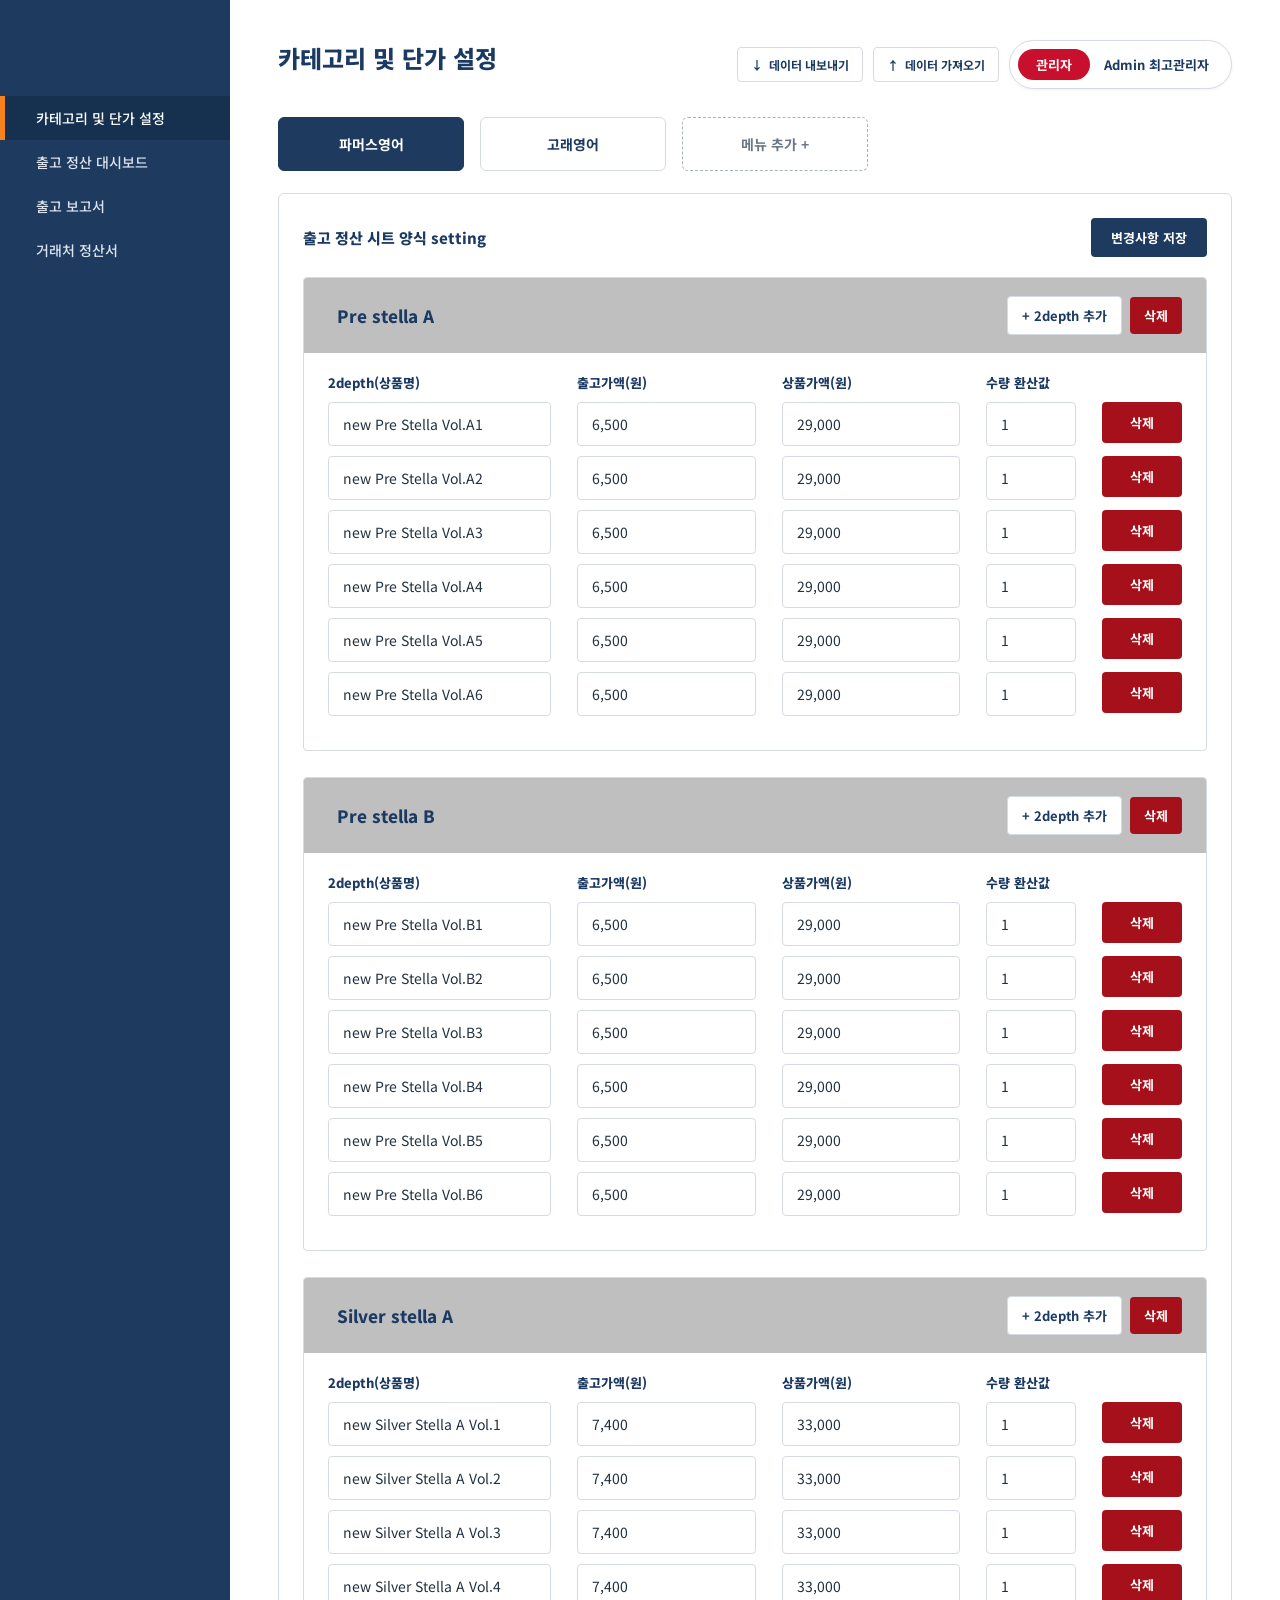
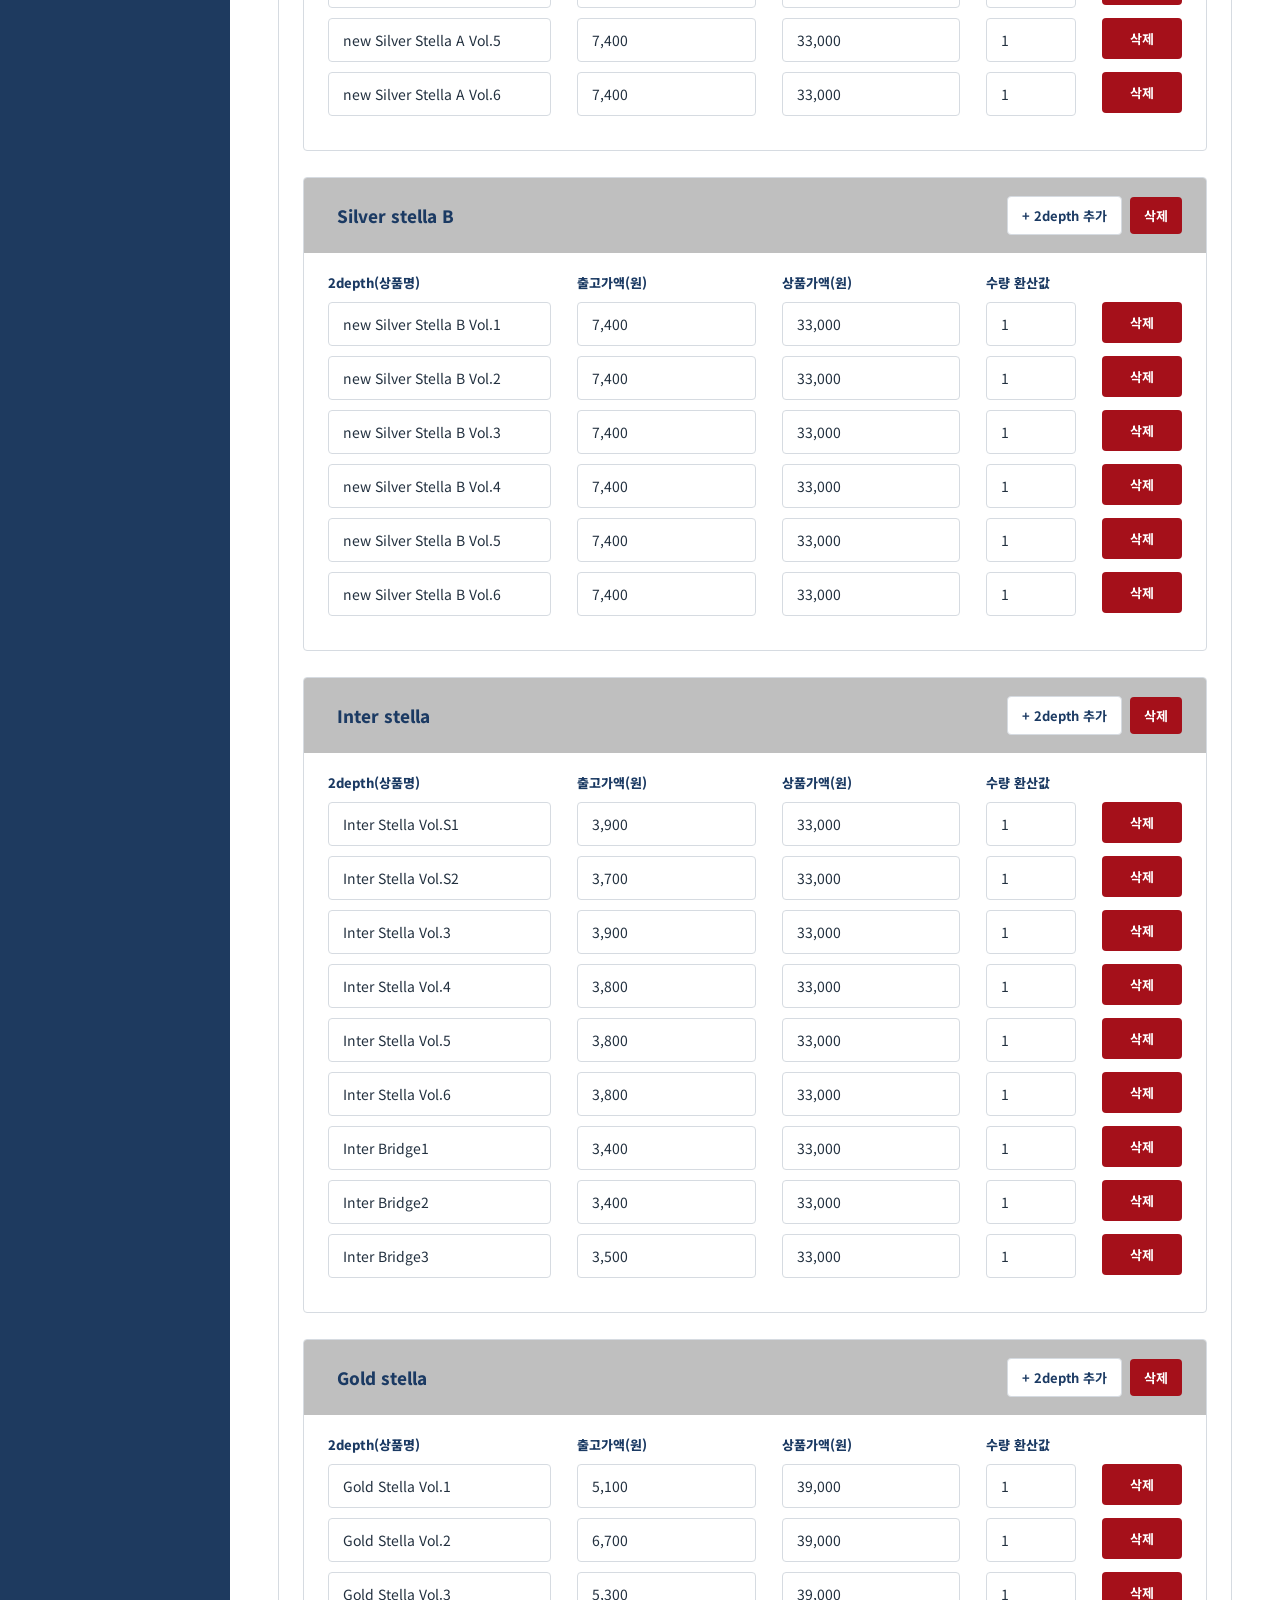
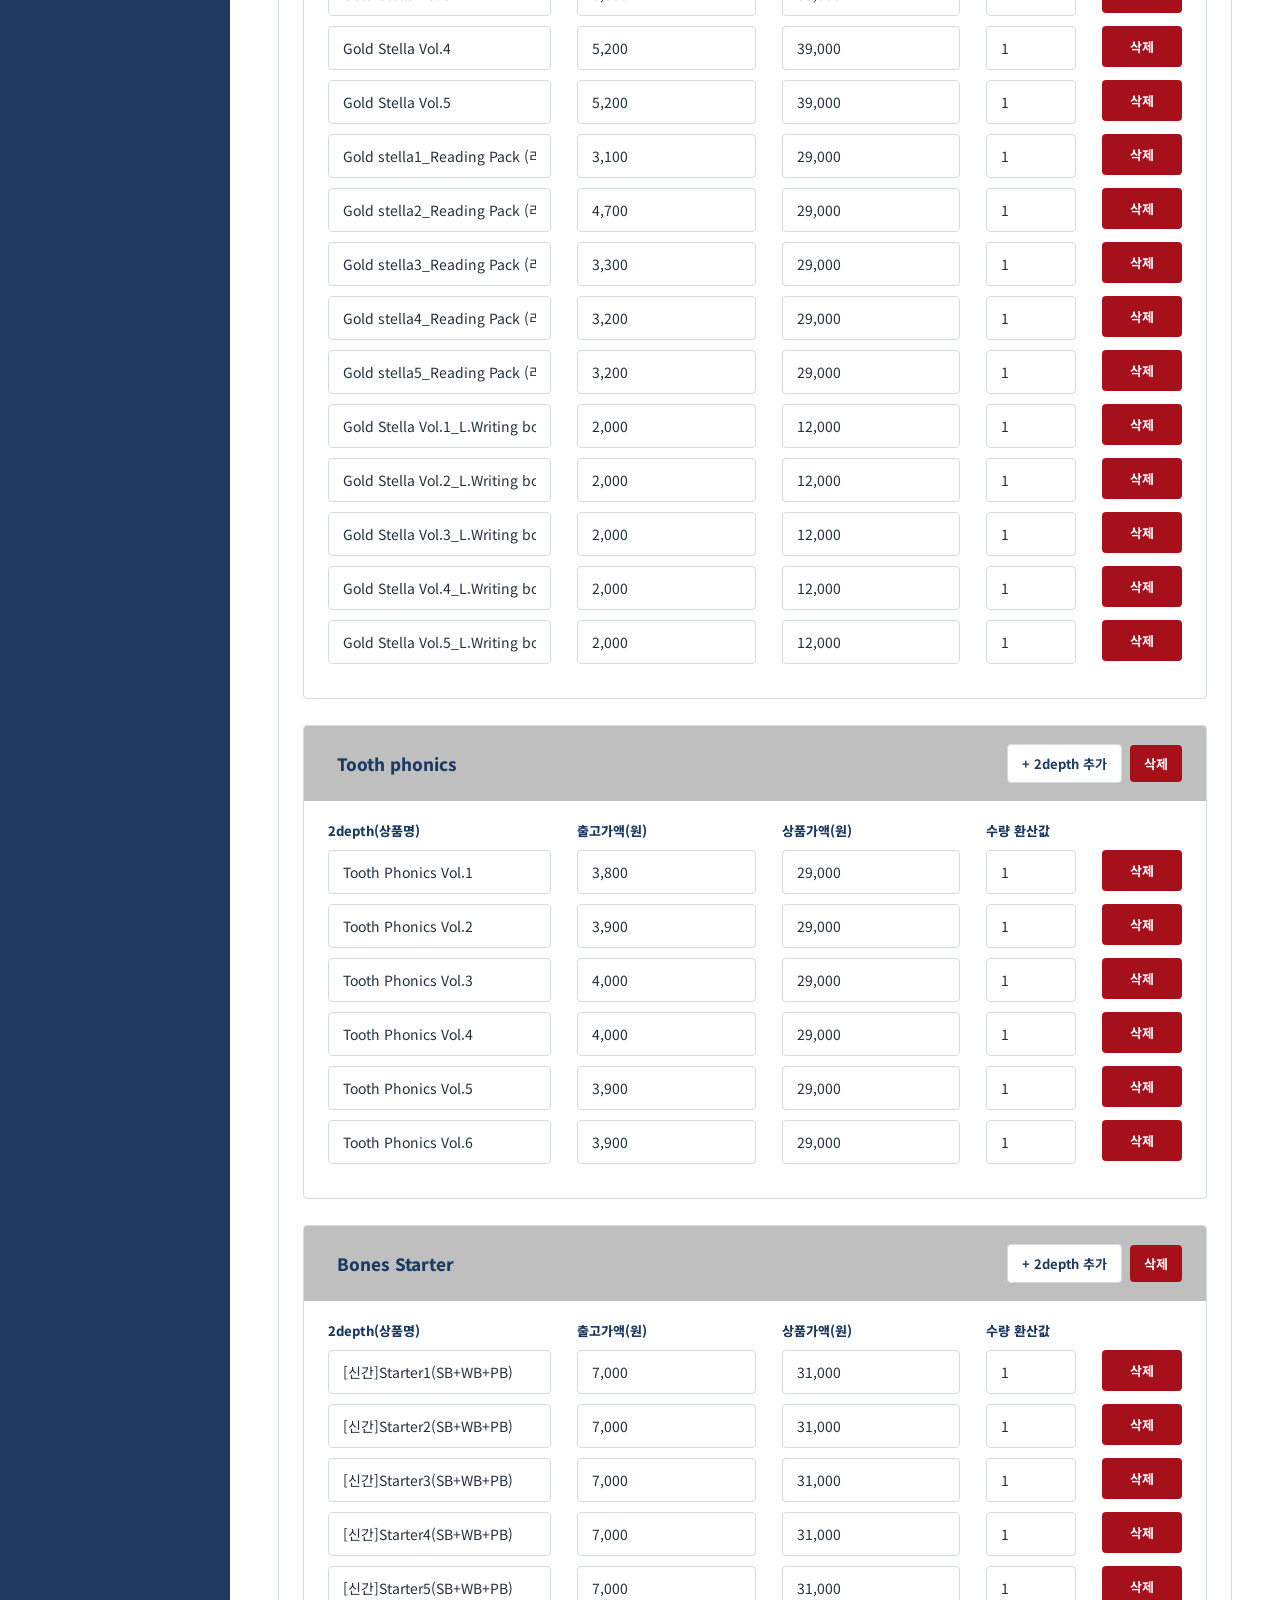
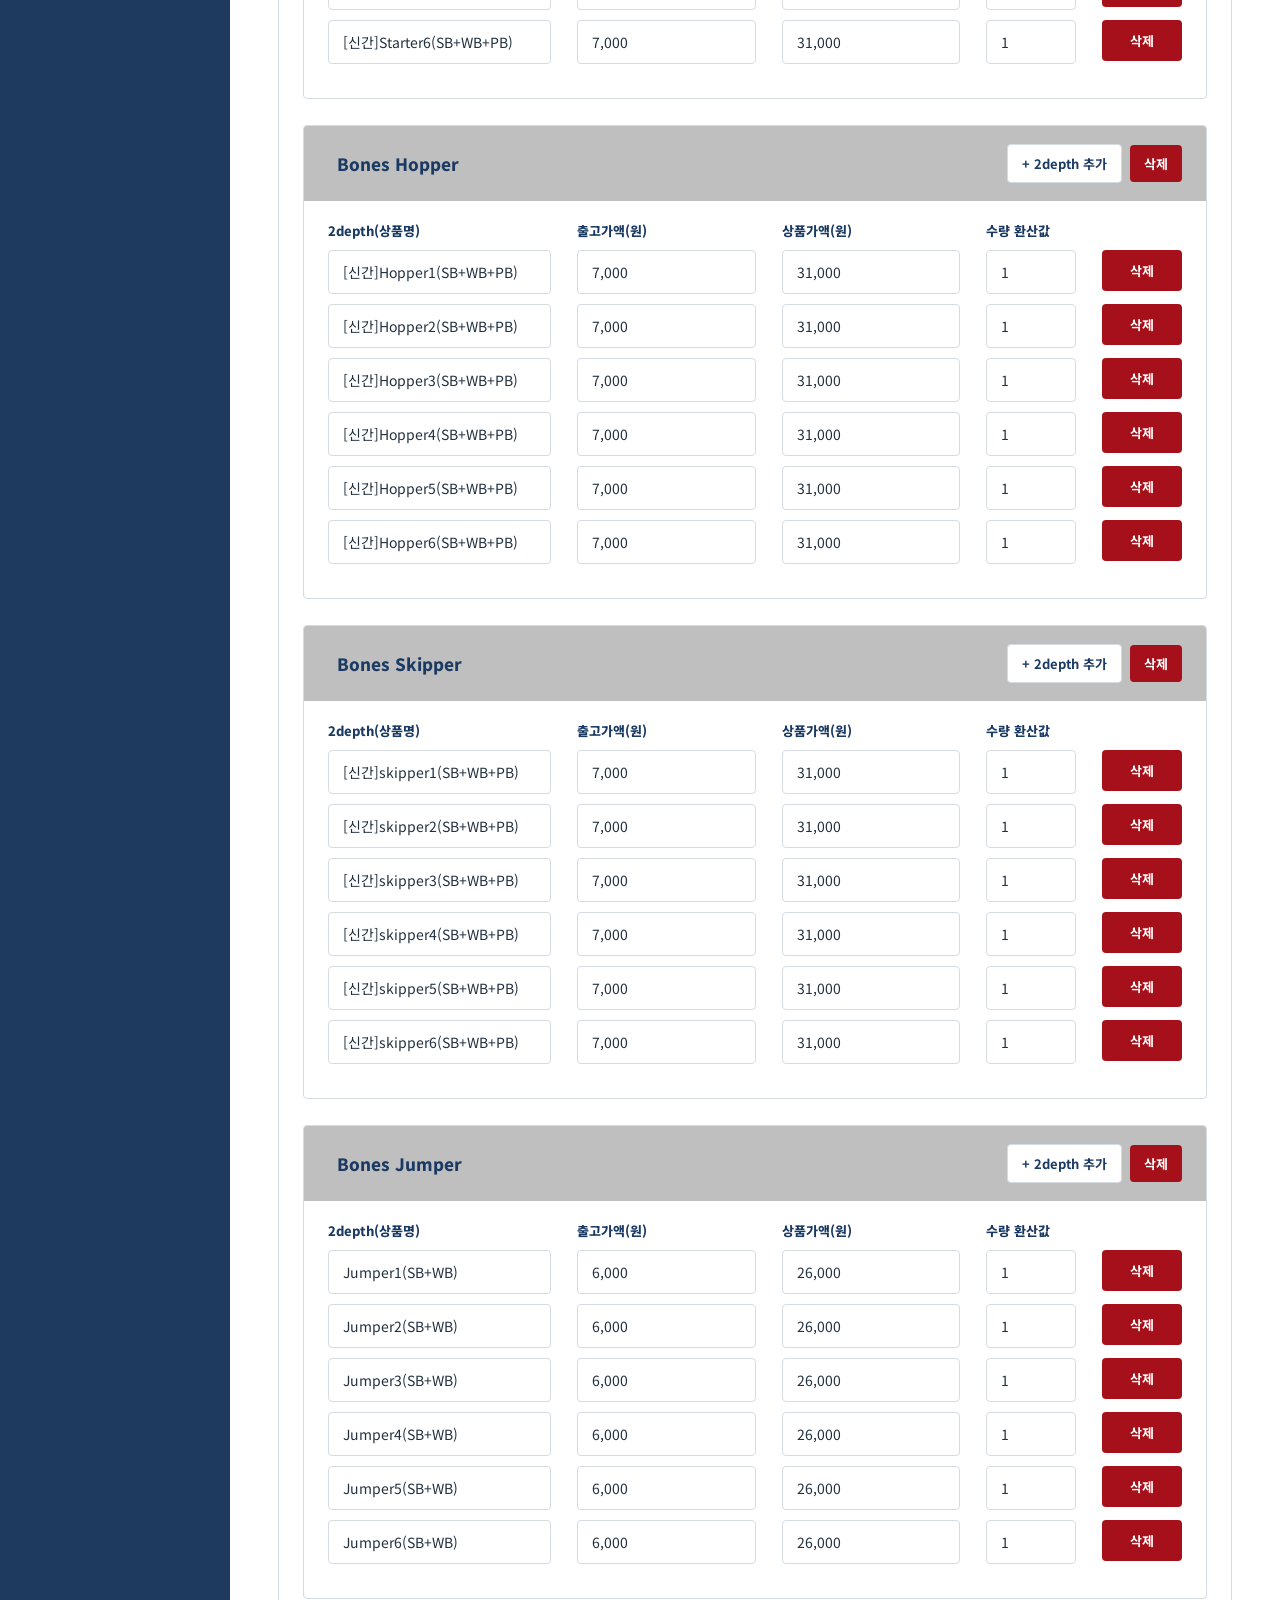
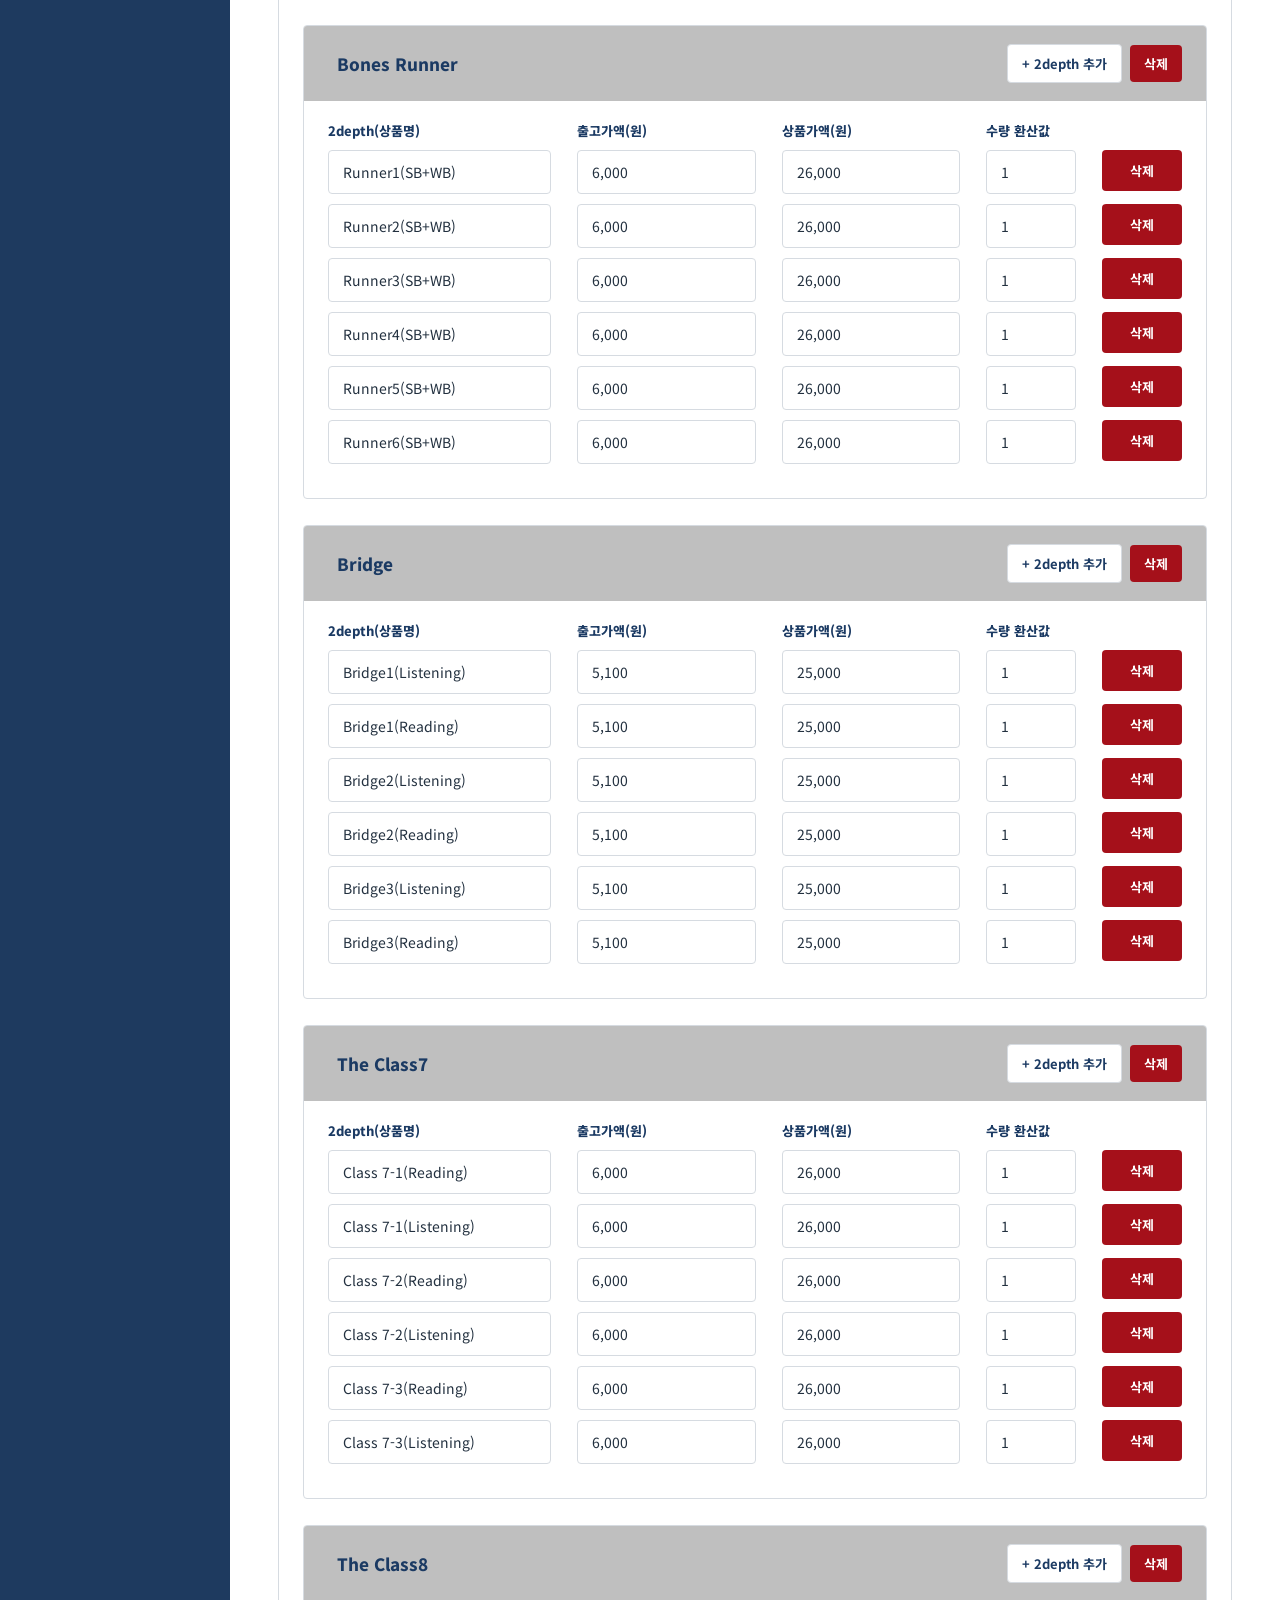
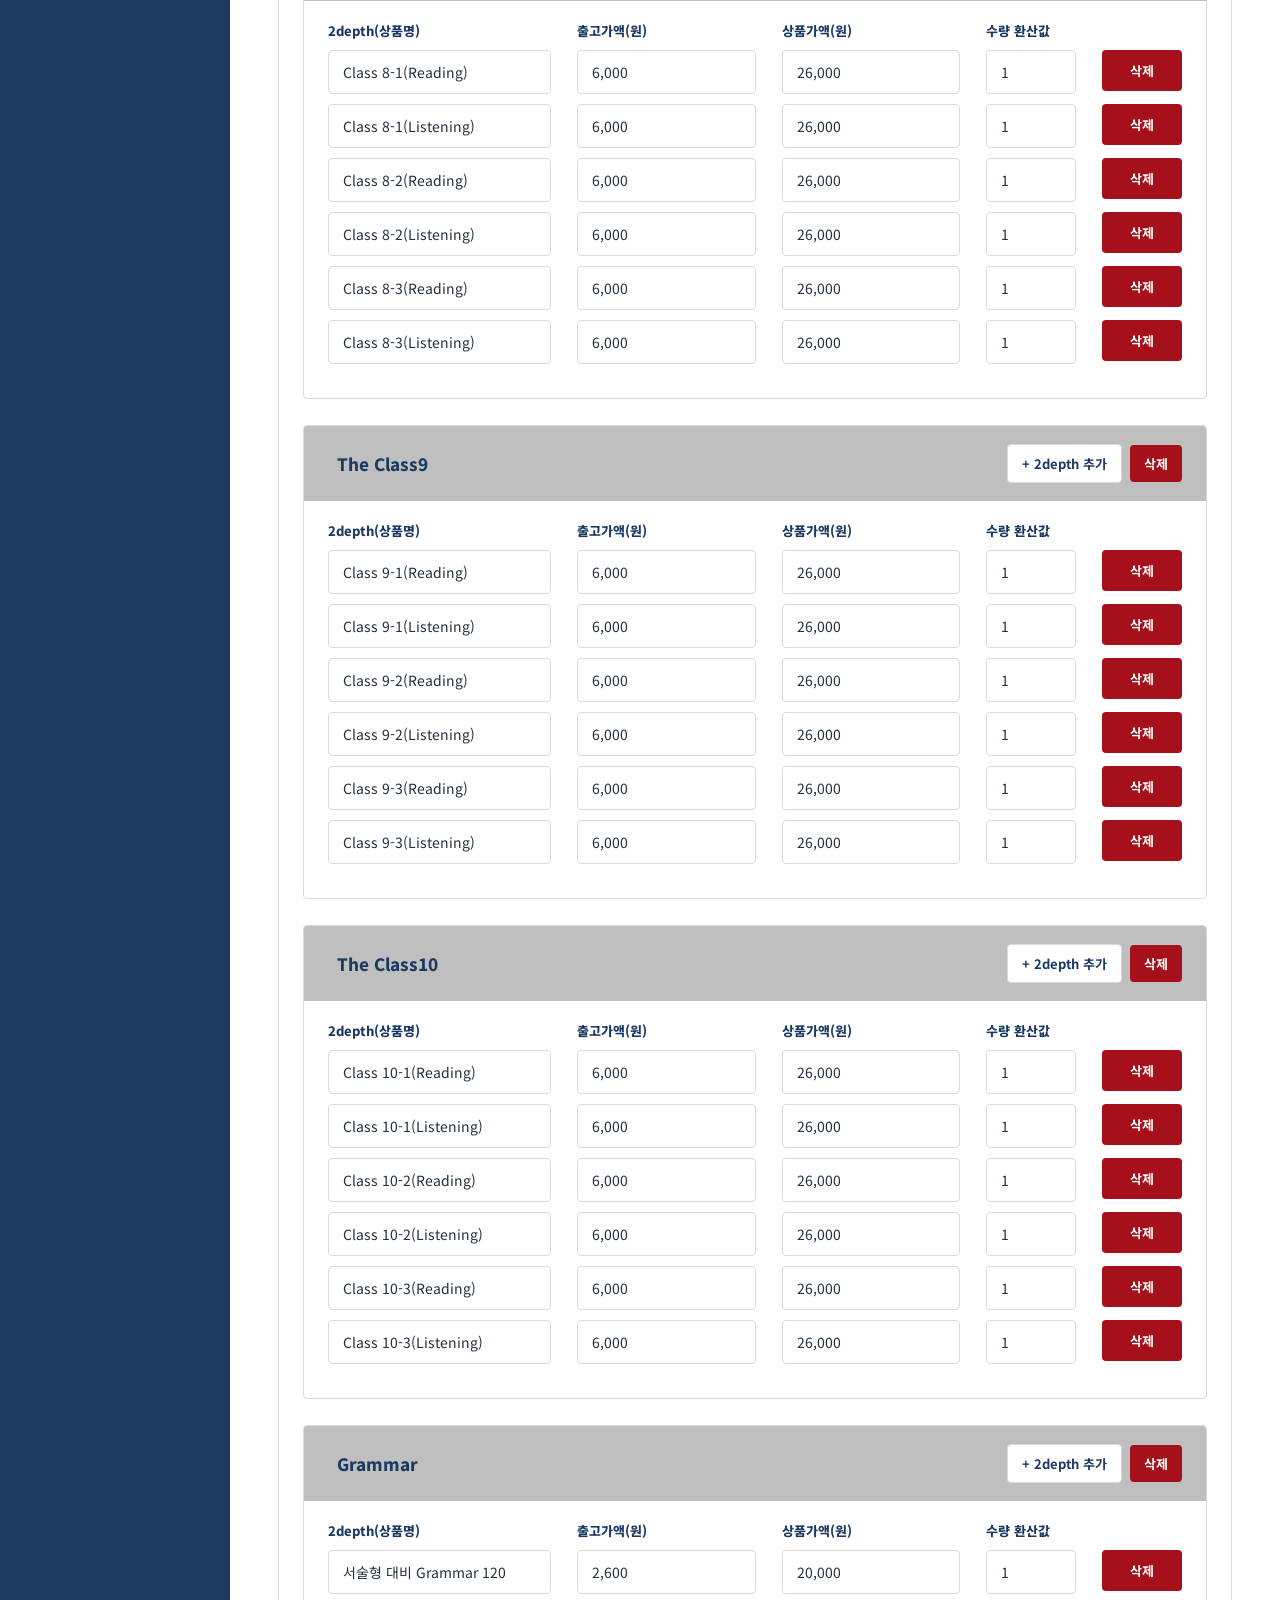
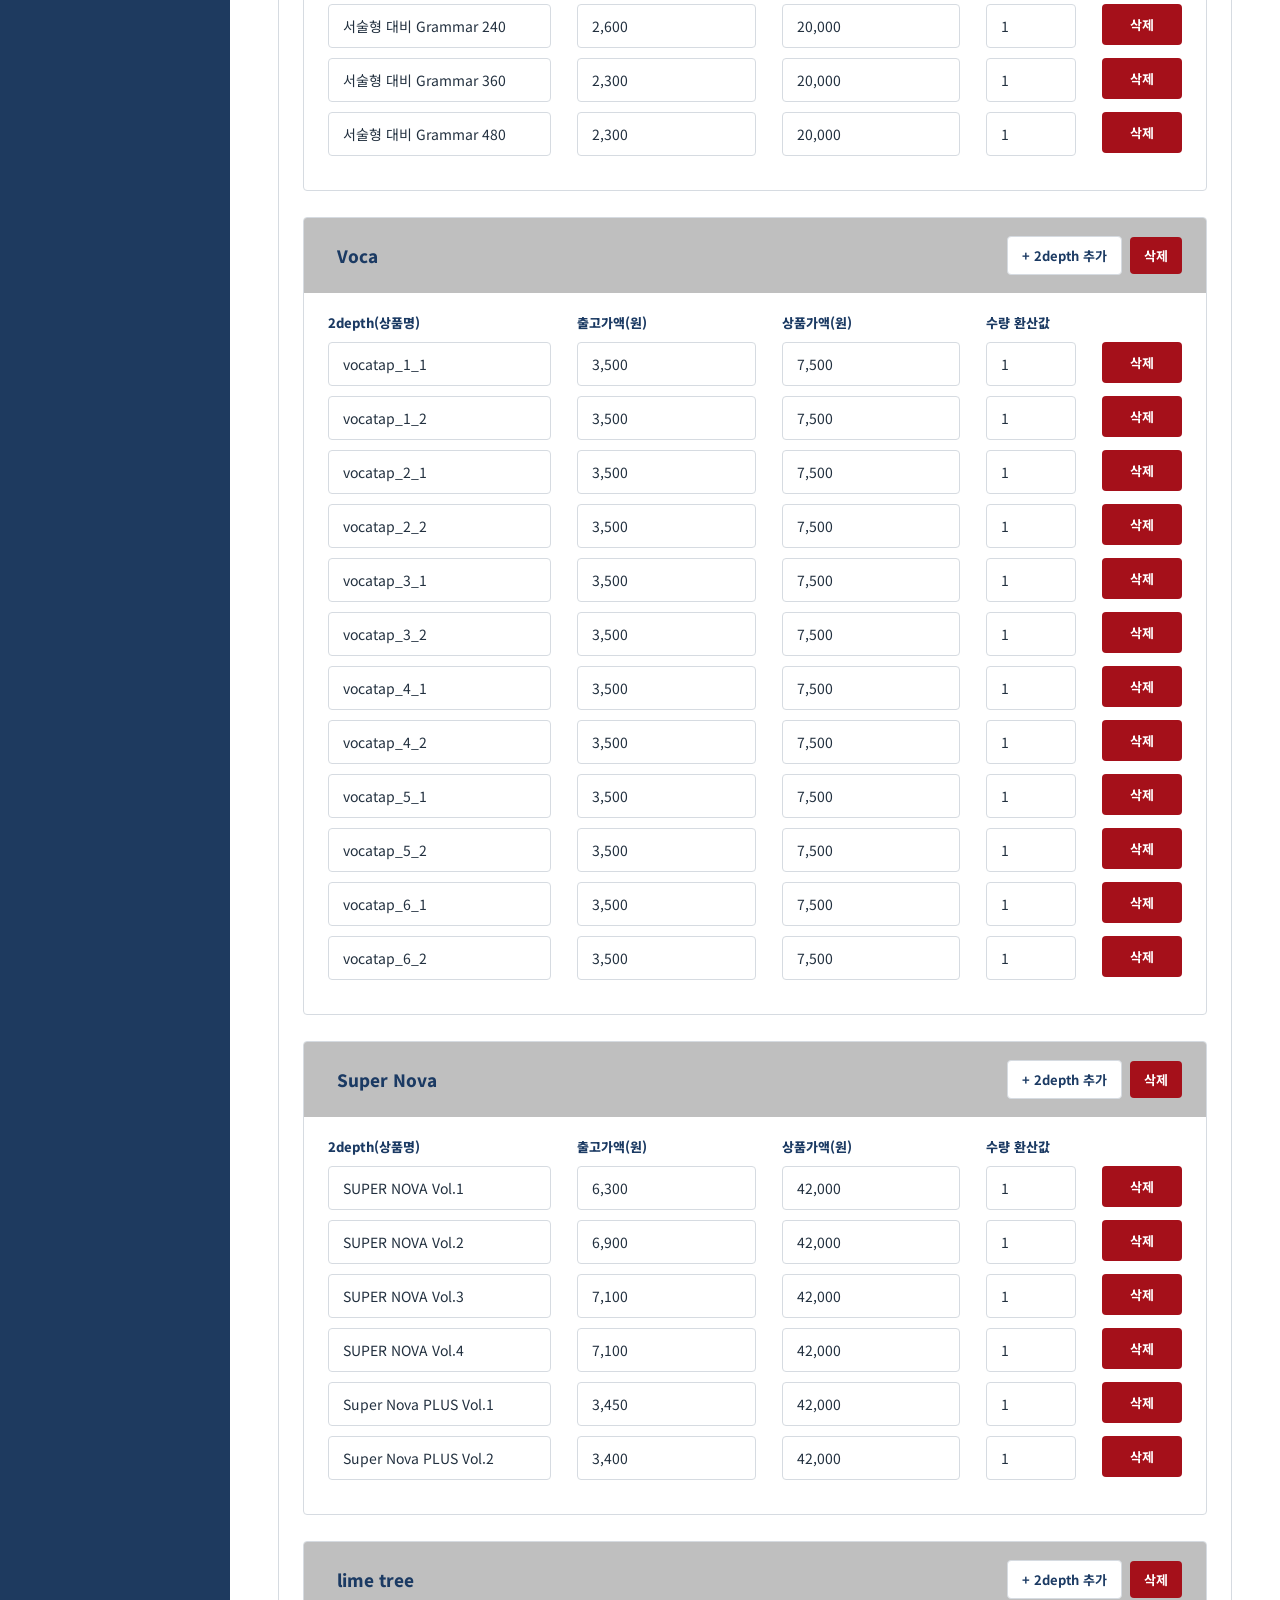
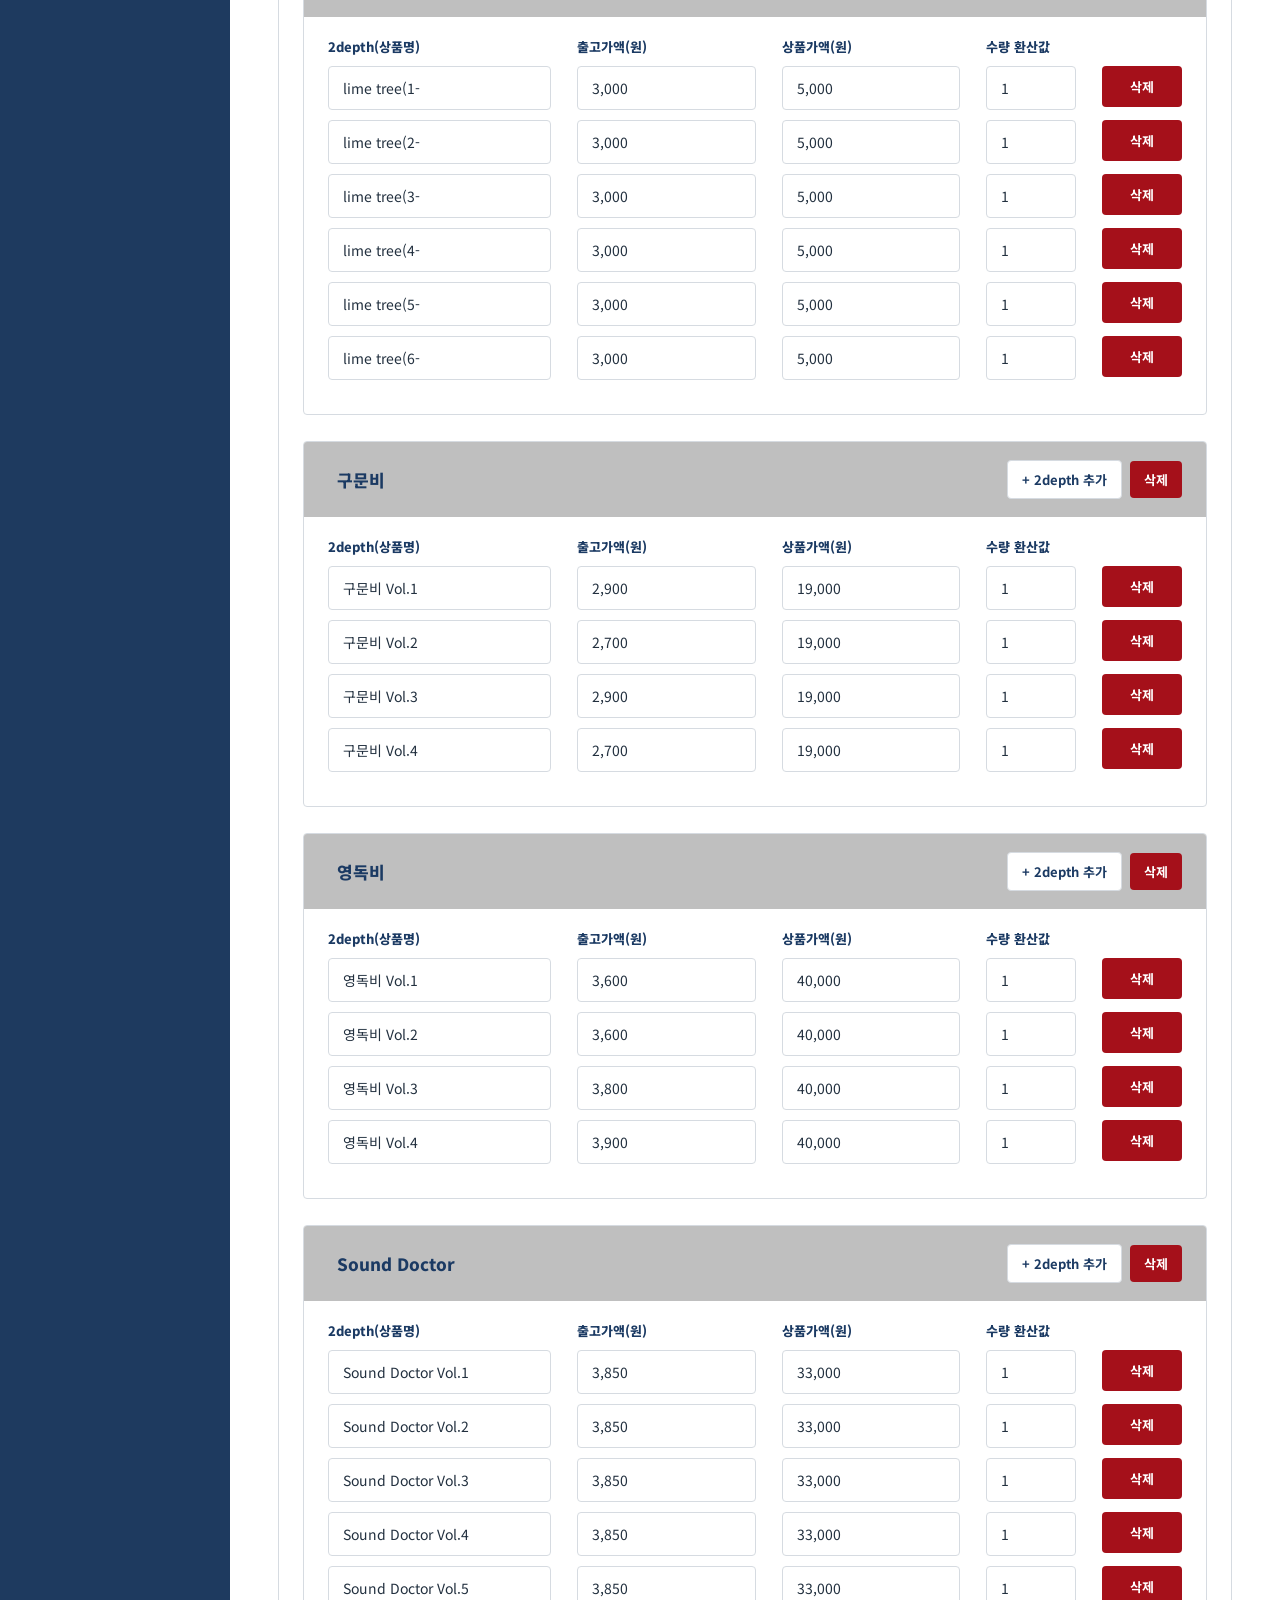
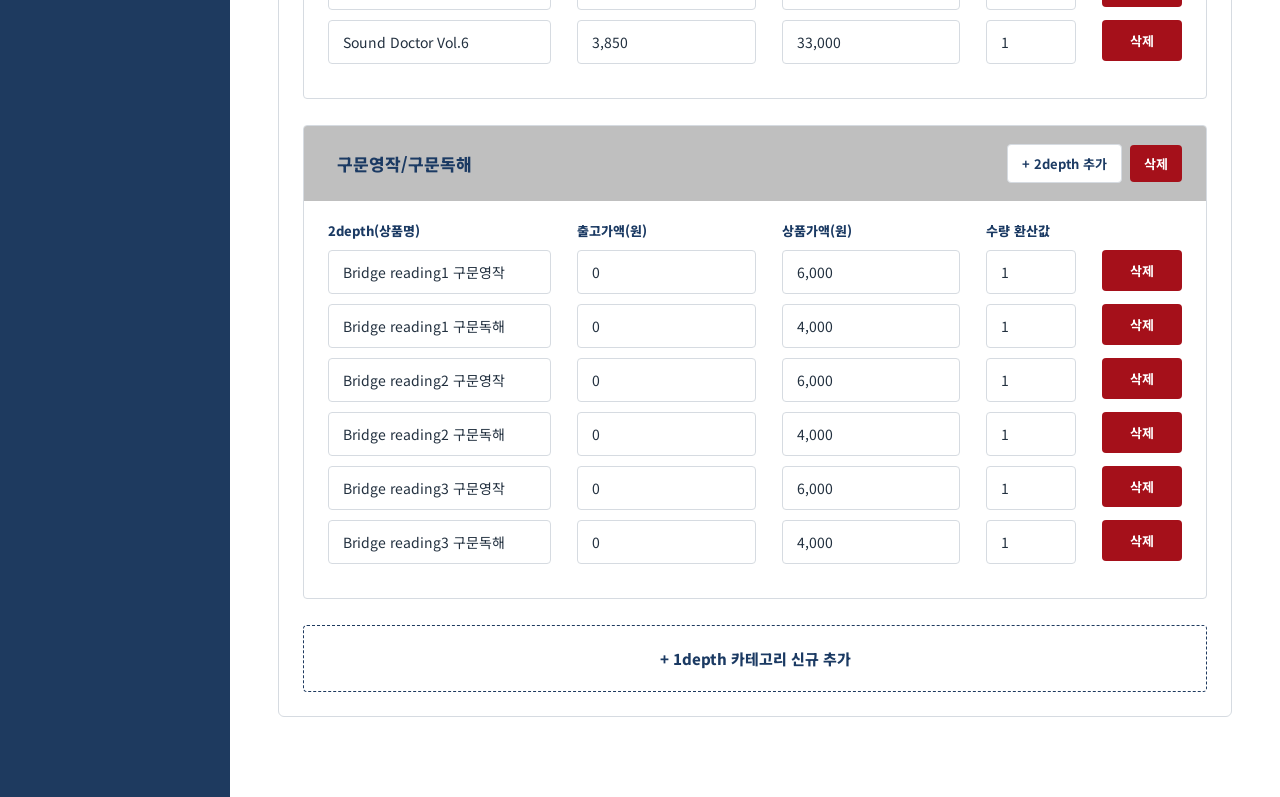
<file: index.html>
<!DOCTYPE html>
<html lang="ko">
<head>
  <meta charset="UTF-8">
  <meta name="viewport" content="width=device-width, initial-scale=1.0">
  <title>카테고리 및 단가 설정 | 출고정산시스템</title>
  <!-- 기본 폰트: Noto Sans KR (400/500/700) -->
  <link rel="preconnect" href="https://fonts.googleapis.com">
  <link rel="preconnect" href="https://fonts.gstatic.com" crossorigin>
  <link rel="stylesheet" href="https://fonts.googleapis.com/css2?family=Noto+Sans+KR:wght@400;500;700&display=swap">
  <link rel="stylesheet" href="resourcc/css/common.css">
  <link rel="stylesheet" href="resourcc/css/index.css">
</head>
<body>
  <div class="layout">
    <!-- 좌측 사이드바 -->
    <aside class="sidebar">
      <nav class="nav">
        <a class="nav-item is-active" href="index.html" data-page="category">카테고리 및 단가 설정</a>
        <a class="nav-item" href="dashboard.html" data-page="dashboard">출고 정산 대시보드</a>
        <a class="nav-item" href="report.html" data-page="report">출고 보고서</a>
        <a class="nav-item" href="statement.html" data-page="statement">거래처 정산서</a>
      </nav>
    </aside>

    <main class="main">
      <header class="page-head">
        <h1 class="page-title">카테고리 및 단가 설정</h1>
        <div class="head-actions">
          <button type="button" class="btn btn-backup" id="dataExportBtn"><span class="btn-backup__ic">↓</span> 데이터 내보내기</button>
          <button type="button" class="btn btn-backup" id="dataImportBtn"><span class="btn-backup__ic">↑</span> 데이터 가져오기</button>
          <div class="admin-chip">
            <span class="admin-chip__badge">관리자</span>
            <span class="admin-chip__name">Admin 최고관리자</span>
          </div>
        </div>
      </header>

      <!-- 브랜드 탭: JS 렌더 -->
      <div class="brand-tabs" id="brandTabs"></div>

      <section class="card">
        <div class="card-head">
          <h2 class="card-title">출고 정산 시트 양식 setting</h2>
          <button type="button" class="btn btn-save" id="saveBtn">변경사항 저장</button>
        </div>
        <!-- 카테고리 트리: JS 렌더 -->
        <div class="card-body" id="categoryArea"></div>
      </section>
    </main>
  </div>

  <div class="toast" id="toast" role="status" aria-live="polite"></div>

  <!-- 공용 저장소 어댑터(주문/정산서 래퍼) → 백업/복원에서 사용 -->
  <script src="resourcc/js/settlement-core.js"></script>
  <script src="resourcc/js/index.js"></script>
</body>
</html>
</file>
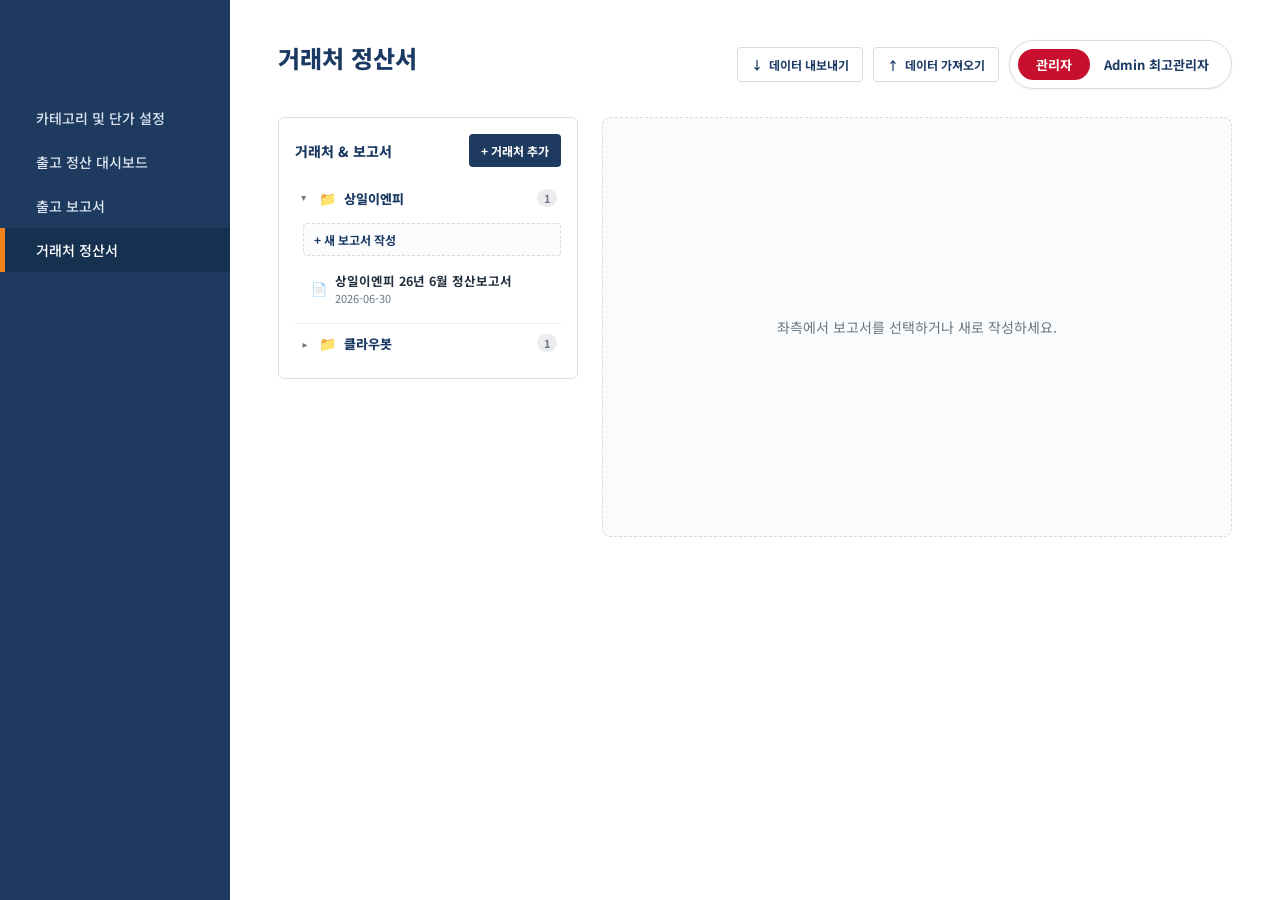
<file: statement.html>
<!DOCTYPE html>
<html lang="ko">
<head>
  <meta charset="UTF-8">
  <meta name="viewport" content="width=device-width, initial-scale=1.0">
  <title>거래처 정산서 | 출고정산시스템</title>
  <!-- 기본 폰트: Noto Sans KR (400/500/700) -->
  <link rel="preconnect" href="https://fonts.googleapis.com">
  <link rel="preconnect" href="https://fonts.gstatic.com" crossorigin>
  <link rel="stylesheet" href="https://fonts.googleapis.com/css2?family=Noto+Sans+KR:wght@400;500;700&display=swap">
  <link rel="stylesheet" href="resourcc/css/common.css">
  <link rel="stylesheet" href="resourcc/css/statement.css">
</head>
<body class="page-statement">
  <div class="layout">
    <!-- 글로벌 네이비 사이드바 -->
    <aside class="sidebar">
      <nav class="nav">
        <a class="nav-item" href="index.html" data-page="category">카테고리 및 단가 설정</a>
        <a class="nav-item" href="dashboard.html" data-page="dashboard">출고 정산 대시보드</a>
        <a class="nav-item" href="report.html" data-page="report">출고 보고서</a>
        <a class="nav-item is-active" href="statement.html" data-page="statement">거래처 정산서</a>
      </nav>
    </aside>

    <main class="main">
      <header class="page-head">
        <h1 class="page-title">거래처 정산서</h1>
        <div class="head-actions">
          <button type="button" class="btn btn-backup" id="dataExportBtn"><span class="btn-backup__ic">↓</span> 데이터 내보내기</button>
          <button type="button" class="btn btn-backup" id="dataImportBtn"><span class="btn-backup__ic">↑</span> 데이터 가져오기</button>
          <div class="admin-chip">
            <span class="admin-chip__badge">관리자</span>
            <span class="admin-chip__name">Admin 최고관리자</span>
          </div>
        </div>
      </header>

      <!-- 콘텐츠 2컬럼: 내부 좌측 패널 + 보고서 캔버스 -->
      <div class="stmt-layout">
        <!-- 내부 좌측: 거래처 & 보고서 폴더 트리 -->
        <aside class="stmt-side">
          <div class="stmt-side__head">
            <h2 class="stmt-side__title">거래처 &amp; 보고서</h2>
            <button type="button" class="btn stmt-add-partner" id="addPartnerBtn">+ 거래처 추가</button>
          </div>
          <div class="folder-tree" id="folderTree"></div>
        </aside>

        <!-- 우측: A4 보고서 캔버스 -->
        <section class="stmt-canvas" id="canvas"></section>
      </div>
    </main>
  </div>

  <div class="toast" id="toast" role="status" aria-live="polite"></div>

  <!-- 정산 데이터 불러오기 모달 -->
  <div class="modal" id="loadModal" hidden>
    <div class="modal__backdrop" data-load-close></div>
    <div class="modal__dialog load-modal__dialog" role="dialog" aria-modal="true" aria-labelledby="loadModalTitle">
      <h3 class="modal__title" id="loadModalTitle">정산 데이터 불러오기</h3>
      <p class="modal__sub" id="loadModalTarget"></p>
      <div class="load-body" id="loadBody"></div>
      <div class="modal__actions">
        <button type="button" class="btn modal__cancel" data-load-close>취소</button>
        <button type="button" class="btn modal__confirm" id="loadConfirm">삽입</button>
      </div>
    </div>
  </div>

  <script src="resourcc/js/settlement-core.js"></script>
  <script src="resourcc/js/statement.js"></script>
</body>
</html>
</file>
<file: resourcc/css/common.css>
/* ========== 공통 셸 (설정/대시보드/보고서 공용) ========== */
:root {
  --navy: #1e3a5f;
  --navy-dark: #16304f;
  --navy-text: #1b3a63;
  --orange: #f5821f;
  --gray-header: #bfbfbf;
  --gray-soft: #ececee;
  --crimson: #a5101a;
  --crimson-dark: #860d15;
  --green: #12a150;
  --green-dark: #0e8442;
  --line: #d6dbe1;
  --text: #22303f;
  --muted: #6b7885;
  --danger: #d92d20;
}

* { box-sizing: border-box; }

body {
  margin: 0;
  background: #fff;
  color: var(--text);
  /* 기본 폰트: Noto Sans KR (400/500/700) */
  font-family: "Noto Sans KR", "Malgun Gothic", "맑은 고딕", system-ui, sans-serif;
  font-size: 14px;
}

button, input, select { font-family: inherit; }

.layout { display: flex; min-height: 100vh; }

.sidebar {
  width: 230px;
  flex: 0 0 230px;
  background: var(--navy);
  padding-top: 96px;
}

.nav { display: flex; flex-direction: column; }

.nav-item {
  position: relative;
  display: block;
  padding: 12px 20px 12px 36px;
  color: #dbe4ef;
  font-size: 14px;
  font-weight: 500;
  text-decoration: none;
}

.nav-item:hover { background: rgba(255, 255, 255, .06); }
.nav-item.is-active { background: var(--navy-dark); color: #fff; }

/* 활성 메뉴 주황 좌측 인디케이터 */
.nav-item.is-active::before {
  content: "";
  position: absolute;
  left: 0; top: 0; bottom: 0;
  width: 5px;
  background: var(--orange);
}

.main { flex: 1; min-width: 0; padding: 40px 48px 80px; }

/* ---------- 페이지 헤더 ---------- */
.page-head {
  display: flex;
  align-items: flex-start;
  justify-content: space-between;
  gap: 24px;
  margin-bottom: 28px;
}

.page-title { margin: 0; min-width: 0; font-size: 24px; font-weight: 800; color: var(--navy-text); }

/* 헤더 우측: 백업 버튼 + 관리자 칩 한 줄 정렬 (칩이 시각 앵커) */
.head-actions { display: flex; align-items: center; gap: 10px; flex: 0 0 auto; }

/* 컴팩트 세컨더리/아웃라인 버튼 (프라이머리보다 작게)
   .btn.btn-backup 로 특이도 높여 뒤의 .btn{border:0} 에 덮이지 않게 */
.btn.btn-backup {
  display: inline-flex; align-items: center; gap: 6px;
  padding: 8px 13px;
  background: #fff; border: 1px solid var(--line);
  color: var(--navy-text); font-size: 12px; font-weight: 700;
  white-space: nowrap;
}
.btn.btn-backup:hover { border-color: var(--navy); background: #f4f8fd; }
.btn-backup__ic { font-size: 12px; line-height: 1; }

.admin-chip {
  display: flex;
  align-items: center;
  gap: 14px;
  padding: 8px 22px 8px 8px;
  border: 1px solid var(--line);
  border-radius: 999px;
  background: #fff;
  box-shadow: 0 1px 3px rgba(0, 0, 0, .06);
}

.admin-chip__badge {
  padding: 6px 18px;
  border-radius: 999px;
  background: #c8102e;
  color: #fff;
  font-size: 13px;
  font-weight: 700;
}

.admin-chip__name { font-size: 13px; font-weight: 700; color: var(--navy-text); }

/* ---------- 브랜드 탭 ---------- */
.brand-tabs { display: flex; flex-wrap: wrap; gap: 16px; margin-bottom: 22px; }

.brand-tab {
  position: relative;
  min-width: 186px;
  padding: 16px 34px;
  border: 1px solid var(--line);
  border-radius: 6px;
  background: #fff;
  color: var(--navy-text);
  font-size: 14px;
  font-weight: 700;
  cursor: pointer;
}

.brand-tab.is-active { background: var(--navy); border-color: var(--navy); color: #fff; }

/* ---------- 카드 / 버튼 / 입력 ---------- */
.card { border: 1px solid var(--line); border-radius: 6px; background: #fff; padding: 24px; }

.card-head {
  display: flex;
  align-items: center;
  justify-content: space-between;
  gap: 16px;
  margin-bottom: 20px;
}

.card-title { margin: 0; font-size: 15px; font-weight: 800; color: var(--navy-text); }

.btn { border: 0; border-radius: 4px; cursor: pointer; font-weight: 700; }

.btn-save { padding: 10px 20px; background: var(--navy); color: #fff; font-size: 13px; }
.btn-save:hover { background: var(--navy-dark); }

.input {
  width: 100%;
  padding: 11px 14px;
  border: 1px solid var(--line);
  border-radius: 4px;
  background: #fff;
  font-size: 14px;
  color: var(--text);
}

.input:focus { outline: none; border-color: var(--navy); box-shadow: 0 0 0 2px rgba(30, 58, 95, .12); }
.input.is-error { border-color: var(--danger); background: #fff6f5; }

.empty-msg { padding: 8px 0 4px; color: var(--muted); font-size: 13px; }

/* ---------- 토스트 ---------- */
.toast {
  position: fixed;
  right: 32px;
  bottom: 32px;
  max-width: 380px;
  padding: 14px 20px;
  border-radius: 6px;
  background: var(--navy);
  color: #fff;
  font-size: 14px;
  font-weight: 500;
  box-shadow: 0 6px 20px rgba(0, 0, 0, .2);
  opacity: 0;
  transform: translateY(12px);
  pointer-events: none;
  transition: opacity .2s, transform .2s;
  white-space: pre-line;
  z-index: 50;
}

.toast.is-show { opacity: 1; transform: translateY(0); }
.toast.is-error { background: var(--crimson); }

@media (max-width: 1100px) {
  .main { padding: 28px 20px 60px; }
}
</file>
<file: resourcc/css/index.css>
/* ========== 카테고리 및 단가 설정 전용 (공통은 common.css) ========== */
:root {
  /* 2depth 행 컬럼 비율 (헤더/행 공용) */
  --row-cols: minmax(180px, 3fr) minmax(140px, 2.4fr) minmax(140px, 2.4fr) minmax(90px, 1fr) 80px;
}

/* 브랜드 탭 삭제 × : hover 시에만 노출 */
.brand-tab__del {
  position: absolute;
  top: 4px; right: 6px;
  width: 20px; height: 20px;
  display: none;
  align-items: center;
  justify-content: center;
  padding: 0;
  border: 0;
  border-radius: 50%;
  background: transparent;
  color: inherit;
  font-size: 15px;
  line-height: 1;
  cursor: pointer;
  opacity: .7;
}

.brand-tab:hover .brand-tab__del { display: flex; }
.brand-tab__del:hover { background: rgba(0, 0, 0, .12); opacity: 1; }
.brand-tab.is-active .brand-tab__del:hover { background: rgba(255, 255, 255, .2); }

.brand-tab--add { border: 1px dashed #a9b3bd; color: var(--muted); background: #fff; }
.brand-tab--add:hover { border-color: var(--navy); color: var(--navy-text); }

/* ---------- 1depth 섹션 ---------- */
.depth1 {
  border: 1px solid var(--line);
  border-radius: 4px;
  margin-bottom: 26px;
  overflow: hidden;
}

.depth1__head {
  display: flex;
  align-items: center;
  justify-content: space-between;
  gap: 16px;
  padding: 18px 24px;
  background: var(--gray-header);
}

.depth1__title {
  flex: 1;
  min-width: 0;
  padding: 6px 8px;
  border: 1px solid transparent;
  border-radius: 4px;
  background: transparent;
  color: var(--navy-text);
  font-size: 17px;
  font-weight: 800;
}

.depth1__title:hover { border-color: rgba(0, 0, 0, .18); }
.depth1__title:focus { outline: none; border-color: var(--navy); background: #fff; }

.depth1__actions { display: flex; align-items: center; gap: 8px; flex: 0 0 auto; }

.btn-add2 {
  padding: 9px 14px;
  background: #fff;
  border: 1px solid var(--line);
  color: var(--navy-text);
  font-size: 13px;
}

.btn-add2:hover { border-color: var(--navy); }

.btn-del-depth1 { padding: 9px 14px; background: var(--crimson); color: #fff; font-size: 13px; }
.btn-del-depth1:hover { background: var(--crimson-dark); }

.depth1__body { padding: 20px 24px 24px; }

/* ---------- 2depth 행 ---------- */
.row-head, .row {
  display: grid;
  grid-template-columns: var(--row-cols);
  gap: 12px 26px;
  align-items: center;
}

.row-head { margin-bottom: 10px; color: var(--navy-text); font-size: 13px; font-weight: 800; }
.row { margin-bottom: 10px; align-items: start; }
.cell { min-width: 0; }

.cell__error {
  display: block;
  margin-top: 4px;
  color: var(--danger);
  font-size: 12px;
  font-weight: 500;
}

.btn-del-row { width: 100%; padding: 11px 0; background: var(--crimson); color: #fff; font-size: 13px; }
.btn-del-row:hover { background: var(--crimson-dark); }

/* ---------- 점선 추가 버튼 ---------- */
.btn-add-dashed {
  width: 100%;
  padding: 22px 0;
  border: 1px dashed var(--navy);
  border-radius: 4px;
  background: #fff;
  color: var(--navy-text);
  font-size: 15px;
  font-weight: 800;
  cursor: pointer;
}

.btn-add-dashed:hover { background: #f4f7fb; }

@media (max-width: 1100px) {
  .row-head { display: none; }
  .row { grid-template-columns: 1fr; }
  .row .cell::before {
    content: attr(data-label);
    display: block;
    margin-bottom: 4px;
    font-size: 12px;
    font-weight: 700;
    color: var(--navy-text);
  }
}
</file>
<file: resourcc/css/statement.css>
/* ===== 거래처 정산서 전용 ===== */

/* 콘텐츠 영역 내 2컬럼: 내부 좌측 패널 + 보고서 캔버스 */
.stmt-layout {
  display: grid;
  grid-template-columns: 300px minmax(0, 1fr);
  gap: 24px;
  align-items: start;
}

/* ---------- 내부 좌측 패널 ---------- */
.stmt-side {
  border: 1px solid var(--line);
  border-radius: 6px;
  background: #fff;
  padding: 16px;
  position: sticky;
  top: 20px;
}

.stmt-side__head {
  display: flex; align-items: center; justify-content: space-between;
  gap: 10px; margin-bottom: 12px;
}
.stmt-side__title { margin: 0; font-size: 14px; font-weight: 800; color: var(--navy-text); }

.stmt-add-partner {
  padding: 8px 12px; background: var(--navy); color: #fff;
  font-size: 12px; border-radius: 4px;
}
.stmt-add-partner:hover { background: var(--navy-dark); }

.folder-tree { max-height: 70vh; overflow: auto; }

.folder { border-top: 1px solid #eef0f3; }
.folder:first-child { border-top: 0; }

.folder__head { display: flex; align-items: center; gap: 8px; padding: 9px 4px; cursor: pointer; }
.folder__head:hover { background: #f5f8fc; border-radius: 4px; }
.folder__caret {
  flex: 0 0 auto; width: 12px; text-align: center; font-size: 10px;
  color: var(--muted); transition: transform .18s;
}
.folder__head.is-open .folder__caret { transform: rotate(90deg); }
.folder__icon { flex: 0 0 auto; }
.folder__name {
  flex: 1 1 auto; min-width: 0; overflow: hidden; text-overflow: ellipsis; white-space: nowrap;
  font-weight: 800; color: var(--navy-text); font-size: 13px;
}
.folder__count {
  flex: 0 0 auto; min-width: 20px; padding: 1px 7px; border-radius: 999px;
  background: var(--gray-soft); color: var(--muted); font-size: 11px; font-weight: 700; text-align: center;
}

/* 행 hover 시에만 노출되는 관리 버튼 */
.folder__actions { display: none; gap: 2px; flex: 0 0 auto; }
.folder__head:hover .folder__actions, .file:hover .folder__actions { display: flex; }
.folder__actions button {
  border: 0; background: transparent; cursor: pointer;
  padding: 2px 4px; font-size: 12px; border-radius: 3px; color: var(--muted);
}
.folder__actions button:hover { background: #e4ebf4; color: var(--navy-text); }

.folder__body { padding: 2px 0 8px 8px; }
.folder__empty { margin: 6px 0; padding-left: 18px; color: var(--muted); font-size: 12px; }

.stmt-new-report {
  display: block; width: 100%; text-align: left;
  padding: 7px 10px; margin: 4px 0 8px;
  border: 1px dashed var(--line); border-radius: 4px; background: #fbfcfe;
  color: var(--navy-text); font-size: 12px; font-weight: 700; cursor: pointer;
}
.stmt-new-report:hover { border-color: var(--navy); background: #f4f8fd; }

.file {
  display: flex; align-items: center; gap: 8px;
  padding: 7px 8px; margin: 2px 0; border-radius: 5px; cursor: pointer;
}
.file:hover { background: #f5f8fc; }
.file.is-selected { background: #eaf1fb; box-shadow: inset 0 0 0 1px #cddcf1; }
.file__icon { flex: 0 0 auto; font-size: 13px; }
.file__meta { display: flex; flex-direction: column; min-width: 0; flex: 1 1 auto; }
.file__title { overflow: hidden; text-overflow: ellipsis; white-space: nowrap; font-size: 12.5px; font-weight: 700; color: var(--text); }
.file__date { font-size: 11px; color: var(--muted); }

/* ---------- 우측 캔버스 ---------- */
.stmt-canvas { min-width: 0; }

.canvas-toolbar { display: flex; align-items: center; gap: 10px; margin-bottom: 14px; }
.canvas-toolbar__spacer { flex: 1 1 auto; }
.stmt-load { padding: 9px 16px; background: #fff; border: 1px solid var(--navy); color: var(--navy); font-size: 13px; }
.stmt-load:hover { background: #f4f8fd; }
.stmt-save { padding: 9px 18px; background: var(--navy); color: #fff; font-size: 13px; }
.stmt-save:hover { background: var(--navy-dark); }
.stmt-save.is-clean { background: var(--gray-soft); color: var(--muted); cursor: default; }
.stmt-print { padding: 9px 16px; background: #fff; border: 1px solid var(--line); color: var(--navy-text); font-size: 13px; }
.stmt-print:hover { background: #f4f8fd; border-color: var(--navy); }

.canvas-empty {
  display: flex; align-items: center; justify-content: center;
  min-height: 420px; padding: 24px;
  border: 1px dashed var(--line); border-radius: 8px; background: #fafbfc;
  color: var(--muted); font-size: 14px; text-align: center;
}

/* ---------- A4 종이 ---------- */
.paper {
  width: 100%; max-width: 820px; margin: 0 auto;
  background: #fff; border: 1px solid var(--line); border-radius: 2px;
  box-shadow: 0 8px 30px rgba(0, 0, 0, .13);
  padding: 52px 56px; min-height: 900px;
}

.paper__title {
  width: 100%; border: 0; border-bottom: 2px solid transparent;
  padding: 4px 2px; font-size: 24px; font-weight: 800; color: var(--navy-text);
}
.paper__title:focus { outline: none; border-bottom-color: var(--navy); }
.paper__title::placeholder { color: #b7c0cb; }

.paper__meta { display: flex; flex-wrap: wrap; gap: 14px 28px; margin: 18px 0 26px; }
.paper__meta label { display: flex; align-items: center; gap: 8px; font-size: 13px; font-weight: 700; color: var(--muted); }
.paper__meta input {
  border: 0; border-bottom: 1px solid var(--line); padding: 4px;
  font-size: 13px; color: var(--text); font-weight: 500; min-width: 150px;
}
.paper__meta input:focus { outline: none; border-bottom-color: var(--navy); }

/* 동적 테이블 — 항목명 / 수량 / 단가 / 총금액 / 비고 (+액션열) */
.stmt-table { border-top: 2px solid var(--navy-text); }
.stmt-row {
  display: grid;
  grid-template-columns: 28px minmax(120px, 1.6fr) 66px 104px 116px minmax(96px, 1.2fr);
  align-items: center; gap: 4px; border-bottom: 1px solid var(--line);
}
.stmt-row--group { background: #eef2f7; }
/* 대항목: 이름은 넓게, 소계는 총금액 열에 정렬 (수량/단가/비고 없음) */
.stmt-row--group .stmt-group__namewrap { grid-column: 2 / 5; display: flex; align-items: center; gap: 8px; min-width: 0; }
.stmt-group__namewrap .stmt-group__name { flex: 1 1 auto; width: auto; min-width: 0; }
.stmt-row--group .stmt-subtotal { grid-column: 5 / 6; }

/* 불러온 대항목 배지 (인쇄 숨김) */
.stmt-import-badge {
  flex: 0 0 auto; padding: 1px 8px; border-radius: 999px;
  background: #eaf1fb; color: var(--navy); border: 1px solid #cddcf1;
  font-size: 10px; font-weight: 800; white-space: nowrap;
}

.stmt-row__actions { display: flex; flex-direction: row; gap: 2px; align-items: center; justify-content: center; }
.stmt-row--item .stmt-row__actions { flex-direction: column; gap: 0; }
.stmt-row__actions button {
  border: 0; background: transparent; cursor: pointer; line-height: 1;
  font-size: 9px; color: #9aa6b2; padding: 1px;
}
.stmt-row__actions button:hover { color: var(--navy); }

.stmt-group__name, .stmt-item__label,
.stmt-item__qty, .stmt-item__unit, .stmt-item__total, .stmt-item__note { width: 100%; }

.stmt-group__name {
  border: 0; background: transparent; padding: 11px 6px;
  font-size: 14px; font-weight: 800; color: var(--navy-text);
}
.stmt-group__name:focus { outline: none; background: #fff; box-shadow: inset 0 0 0 1px var(--navy); border-radius: 3px; }

.stmt-item__label { border: 0; background: transparent; padding: 9px 6px 9px 20px; font-size: 13px; color: var(--text); }
.stmt-item__note {
  border: 0; background: transparent; padding: 9px 6px;
  font-size: 12px; color: var(--muted); font-style: italic;
}
.stmt-item__note::placeholder { color: #cfd6de; font-style: normal; }

/* 숫자 입력 공통: 우측 정렬 */
.stmt-num {
  border: 0; background: transparent; padding: 9px 8px;
  font-size: 13px; text-align: right; font-variant-numeric: tabular-nums; color: var(--text);
}
.stmt-num::placeholder { color: #c2cad3; }

.stmt-item__label:focus, .stmt-item__note:focus, .stmt-num:focus {
  outline: none; background: #f6f9fd; box-shadow: inset 0 0 0 1px var(--navy); border-radius: 3px;
}

/* 대항목 소계 */
.stmt-subtotal { text-align: right; padding: 0 8px; font-variant-numeric: tabular-nums; font-weight: 800; color: var(--navy-text); font-size: 14px; }

/* 총금액 셀 + override 배지 */
.stmt-total-cell { position: relative; display: block; }
.stmt-ovr {
  position: absolute; left: 4px; top: 50%; transform: translateY(-50%);
  padding: 1px 5px; border-radius: 999px;
  background: #fff4e6; color: #b5650f; border: 1px solid #f3d3a6;
  font-size: 9px; font-weight: 700; cursor: help; white-space: nowrap;
}

.stmt-add-item {
  display: block; width: 100%; text-align: left;
  padding: 7px 8px 7px 20px; border: 0; border-bottom: 1px solid var(--line);
  background: #fbfcfe; color: var(--muted); font-size: 12px; font-weight: 700; cursor: pointer;
}
.stmt-add-item:hover { color: var(--navy); background: #f4f8fd; }

.stmt-add-group {
  display: block; width: 100%; margin-top: 8px; padding: 10px;
  border: 1px dashed var(--line); border-radius: 4px; background: #fff;
  color: var(--navy-text); font-size: 13px; font-weight: 700; cursor: pointer;
}
.stmt-add-group:hover { border-color: var(--navy); background: #f4f8fd; }

/* 최종 총액 영역 */
.paper__foot { margin-top: 22px; }
.paper__foot .paper__grand { margin-top: 0; }

/* VAT 토글 (인쇄 숨김) */
.vat-control { display: flex; align-items: center; justify-content: flex-end; gap: 10px; margin-bottom: 10px; }
.vat-control__label { font-size: 12px; font-weight: 700; color: var(--muted); }
.vat-seg { display: inline-flex; border: 1px solid var(--line); border-radius: 4px; overflow: hidden; }
.vat-seg__btn {
  padding: 7px 14px; border: 0; background: #fff;
  color: var(--navy-text); font-size: 12px; font-weight: 700; cursor: pointer;
}
.vat-seg__btn + .vat-seg__btn { border-left: 1px solid var(--line); }
.vat-seg__btn:hover { background: #f1f5fa; }
.vat-seg__btn.is-active { background: var(--navy); color: #fff; }

/* VAT 별도 시 공급가액 / 부가세 행 */
.paper__vat-row {
  display: flex; align-items: center; justify-content: space-between;
  padding: 11px 18px; border-bottom: 1px solid var(--line);
  font-size: 13px; font-weight: 700; color: var(--muted);
}
.paper__vat-val { font-weight: 700; color: var(--text); font-variant-numeric: tabular-nums; }
.paper__vat-row + .paper__grand { margin-top: 6px; }

/* 최종 총액 (강조 라인) */
.paper__grand {
  display: flex; align-items: center; justify-content: space-between;
  margin-top: 22px; padding: 16px 18px; border-radius: 6px;
  background: var(--navy); color: #fff;
}
.paper__grand span:first-child { font-size: 15px; font-weight: 800; }
.paper__grand-val { font-size: 20px; font-weight: 800; font-variant-numeric: tabular-nums; }

/* ---------- 모달 (공용) ---------- */
.modal[hidden] { display: none; }
.modal {
  position: fixed; inset: 0; z-index: 80;
  display: flex; align-items: center; justify-content: center; padding: 20px;
}
.modal__backdrop { position: absolute; inset: 0; background: rgba(20, 30, 45, .5); }
.modal__dialog {
  position: relative; width: 100%; max-width: 420px;
  background: #fff; border-radius: 8px; box-shadow: 0 20px 50px rgba(0, 0, 0, .28);
  padding: 24px 24px 20px;
}
.modal__title { margin: 0 0 6px; font-size: 18px; font-weight: 800; color: var(--navy-text); }
.modal__sub { margin: 0 0 16px; font-size: 13px; color: var(--muted); }
.modal__actions { display: flex; justify-content: flex-end; gap: 10px; margin-top: 18px; }
.modal__cancel { padding: 10px 20px; background: var(--gray-soft); color: var(--text); font-size: 13px; }
.modal__cancel:hover { background: #dfe3e8; }
.modal__confirm { padding: 10px 20px; background: var(--navy); color: #fff; font-size: 13px; }
.modal__confirm:hover { background: var(--navy-dark); }
.modal__confirm:disabled { background: var(--gray-soft); color: var(--muted); cursor: default; }

/* ---------- 정산 데이터 불러오기 모달 ---------- */
.load-modal__dialog { max-width: 560px; }
.load-body { max-height: 66vh; overflow: auto; }

.load-row { display: grid; grid-template-columns: 1fr 1fr; gap: 12px 16px; margin-bottom: 14px; }
.load-field { display: flex; flex-direction: column; gap: 6px; font-size: 12px; font-weight: 700; color: var(--muted); }
.load-field > span { font-size: 12px; }
.load-input { padding: 9px 12px; font-size: 13px; }

/* 대상 상품군 목록 */
.load-cats { border: 1px solid var(--line); border-radius: 6px; margin-bottom: 14px; overflow: hidden; }
.load-cats__head { padding: 9px 12px; background: #f2f3f5; font-size: 12px; font-weight: 800; color: var(--navy-text); }
.load-cat {
  display: flex; align-items: center; gap: 10px;
  padding: 9px 12px; border-top: 1px solid #eef0f3; cursor: pointer;
}
.load-cat:hover { background: #f5f8fc; }
.load-cat input { width: 15px; height: 15px; accent-color: var(--navy); flex: 0 0 auto; }
.load-cat__name { flex: 1 1 auto; min-width: 0; font-size: 13px; font-weight: 700; color: var(--text); overflow: hidden; text-overflow: ellipsis; white-space: nowrap; }
.load-cat__amt { flex: 0 0 auto; font-size: 13px; font-weight: 700; color: var(--navy-text); font-variant-numeric: tabular-nums; }

/* 미리보기 */
.load-preview { border: 1px solid var(--line); border-radius: 6px; margin-bottom: 14px; overflow: hidden; }
.load-preview__head { padding: 9px 12px; background: #eef2f7; font-size: 12px; font-weight: 800; color: var(--navy-text); }
.load-empty { margin: 0; padding: 18px 12px; text-align: center; color: var(--muted); font-size: 13px; }
.load-prow {
  display: flex; align-items: center; gap: 10px;
  padding: 8px 12px; border-top: 1px solid #eef0f3; font-size: 13px;
}
.load-prow__label { flex: 1 1 auto; min-width: 0; overflow: hidden; text-overflow: ellipsis; white-space: nowrap; color: var(--text); }
.load-prow__meta { flex: 0 0 auto; font-size: 11px; color: var(--muted); font-variant-numeric: tabular-nums; }
.load-prow__amt { flex: 0 0 auto; font-weight: 700; color: var(--navy-text); font-variant-numeric: tabular-nums; }
.load-prow--sum { background: #f8f9fa; font-weight: 800; color: var(--navy-text); }

/* 매핑 저장 */
.load-savemap { display: flex; align-items: center; gap: 8px; font-size: 13px; font-weight: 700; color: var(--text); cursor: pointer; }
.load-savemap input { width: 15px; height: 15px; accent-color: var(--navy); }
.load-hint { margin: 6px 0 0 24px; font-size: 12px; color: #9aa6b2; }

/* ---------- 반응형 ---------- */
@media screen and (max-width: 1100px) {
  .stmt-layout { grid-template-columns: 1fr; }
  .stmt-side { position: static; }
  .paper { padding: 32px 26px; min-height: 0; }
}

/* ---------- 인쇄 (A4 세로, 보고서 내용만) ---------- */
@media print {
  @page { size: A4 portrait; margin: 14mm; }
  body { background: #fff; }

  /* 화면 전용 요소 전부 숨김 (override 배지·VAT 토글 포함 — 인쇄엔 값만) */
  .sidebar, .page-head, .stmt-side, .canvas-toolbar, .toast,
  .stmt-row__actions, .stmt-add-item, .stmt-add-group, .stmt-ovr, .vat-control,
  .stmt-import-badge { display: none !important; }

  .layout { display: block; }
  .main { padding: 0 !important; }
  .stmt-layout { display: block; gap: 0; }

  /* 종이: 그림자·테두리·여백 제거하고 A4 폭 채움 */
  .paper {
    max-width: none; width: 100%; margin: 0;
    border: 0; border-radius: 0; box-shadow: none;
    padding: 0; min-height: 0;
  }

  .paper__title { border-bottom: 2px solid #000; color: #000; font-size: 20px; }
  .paper__meta { margin: 10px 0 14px; }
  .paper__meta input { border-bottom: 0; color: #000; min-width: 0; }

  /* 흑색 테두리 표 — 폭 100%, 패딩 축소, 행 분할 금지 */
  .stmt-table { border: 1px solid #000; border-top: 2px solid #000; }
  .stmt-row {
    /* 액션열 제거, 5컬럼 유지: 항목명 / 수량 / 단가 / 총금액 / 비고 */
    grid-template-columns: minmax(0, 1.6fr) 42px 78px 92px minmax(0, 1.1fr);
    gap: 0; border-bottom: 1px solid #000; break-inside: avoid; font-size: 10px;
  }
  .stmt-row--group { background: #eaeaea !important; -webkit-print-color-adjust: exact; print-color-adjust: exact; }
  .stmt-row--group .stmt-group__namewrap { grid-column: 1 / 4; }   /* 항목명~단가 폭 */
  .stmt-row--group .stmt-subtotal { grid-column: 4 / 5; }          /* 총금액 열 정렬 */

  .stmt-group__name { color: #000; padding: 5px; font-size: 11px; }
  .stmt-item__label { color: #000; padding: 4px 5px 4px 12px; }
  .stmt-num, .stmt-subtotal { color: #000; padding: 4px 5px; }
  .stmt-item__note { color: #333; padding: 4px 5px; font-style: normal; }
  .stmt-subtotal { font-size: 11px; }
  .stmt-total-cell { position: static; }

  /* 총액 영역: 현재 VAT 설정 그대로 인쇄, 한 페이지에 유지 */
  .paper__foot { margin-top: 12px; break-inside: avoid; }

  /* VAT 별도: 공급가액 / 부가세 행 */
  .paper__vat-row {
    padding: 5px 12px; border: 1px solid #000; border-bottom: 0;
    font-size: 11px; color: #000;
  }
  .paper__vat-val { color: #000; }
  .paper__vat-row + .paper__grand { margin-top: 0; }

  .paper__grand {
    background: #fff !important; color: #000 !important;
    border: 2px solid #000; border-radius: 0;
    margin-top: 0; padding: 10px 12px; break-inside: avoid;
  }
  .paper__grand-val { color: #000 !important; }
}
</file>
